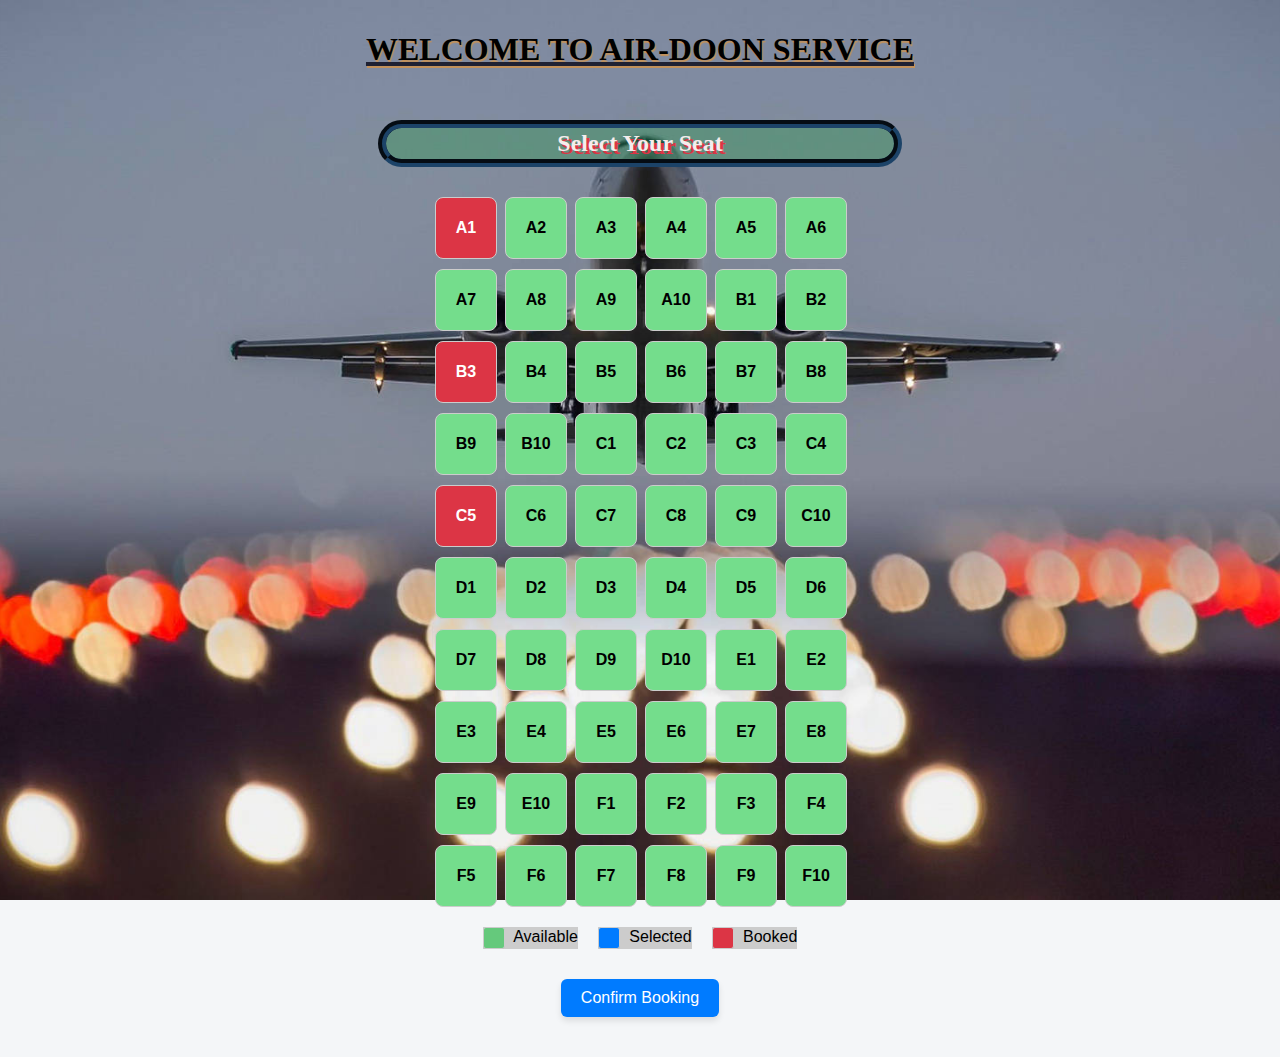
<file: index.html>
<!DOCTYPE html>
<html lang="en">
<head>
  <meta charset="UTF-8" />
  <meta name="viewport" content="width=device-width, initial-scale=1.0"/>
  <title>Airline Seat Booking</title>
  <link rel="stylesheet" href="style.css" />
</head>
<body>
  <h1>WELCOME TO AIR-DOON SERVICE</h1>
  <h2>Select Your Seat</h2>

  <div class="seat-map" id="seatMap">
    <!-- Seats will be populated by JS -->
  </div>

  <div class="legend">
    <div><span class="box available"></span> Available</div>
    <div><span class="box selected-box"></span> Selected</div>
    <div><span class="box booked-box"></span> Booked</div>
  </div>

  <button onclick="confirmBooking()">Confirm Booking</button>

  <script src="script.js"></script>
</body>
</html>
</file>
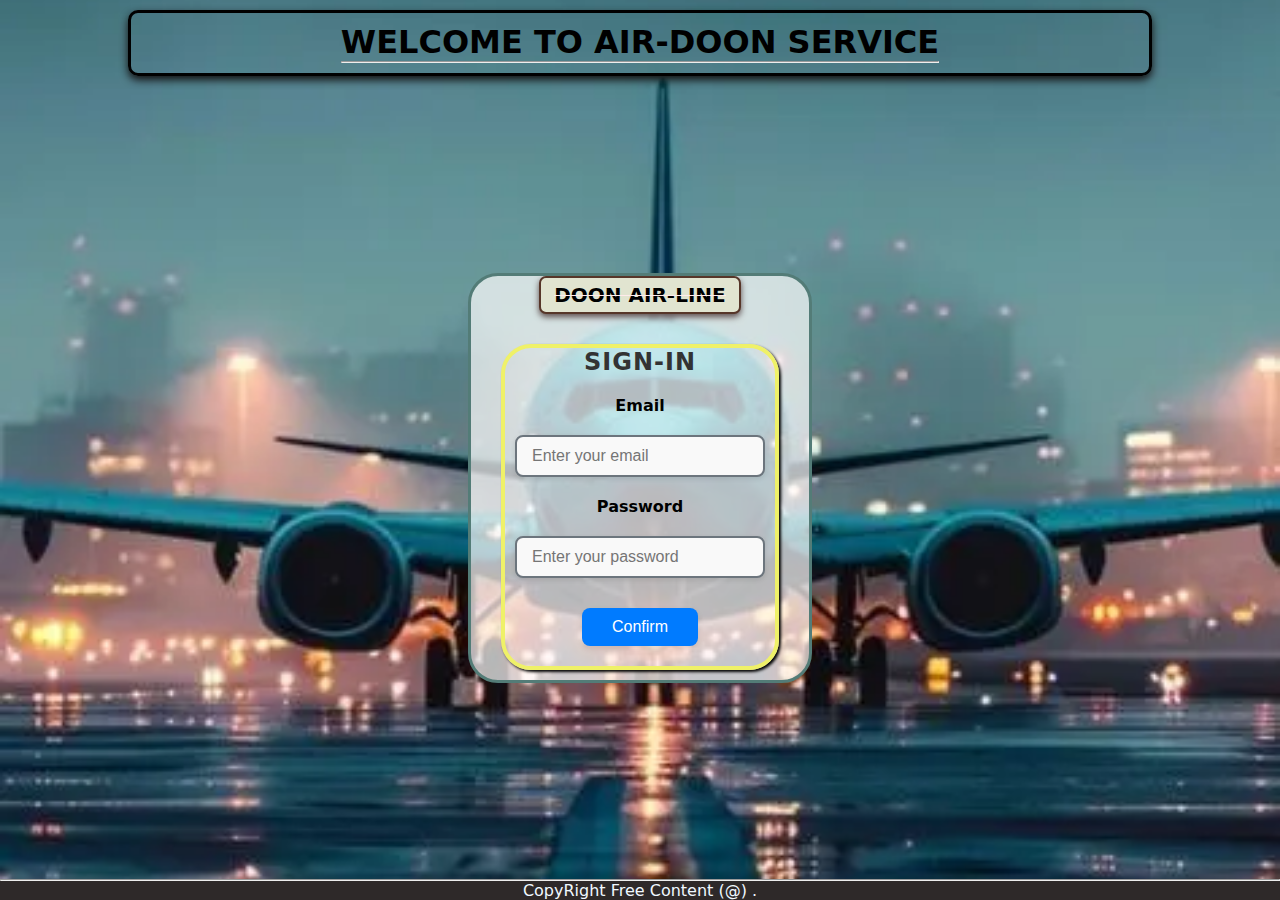
<file: login.html>
<!DOCTYPE html>
<html lang="en">
<head>
    <meta charset="UTF-8">
    <meta name="viewport" content="width=device-width, initial-scale=1.0">
    <title>LOGIN_PAGE</title>
    <link rel="stylesheet" href="login.css">
</head>
    <body>
        <header>
            <h1 id="heading1">WELCOME TO AIR-DOON SERVICE<hr></h1>
        </header>

        <main>
            <section>
                <h2 id="heading2">DOON AIR-LINE</h2>
                <form>
                    <h3>SIGN-IN</h3>
                    <label for="email">Email</label>
                    <input type="email" id="email" placeholder="Enter your email" required>
                
                    <label for="password">Password</label>
                    <input type="password" id="password" placeholder="Enter your password" required>
                
                    <a href="SeatLayout.html" target="_blank">
                        <button type="button">Confirm</button>
                      </a>
                </form>
            </section>
        </main>

        <footer>
            <hr>
            <p>CopyRight Free Content (@) .</p>
        </footer>
    </body>
</html>
</file>
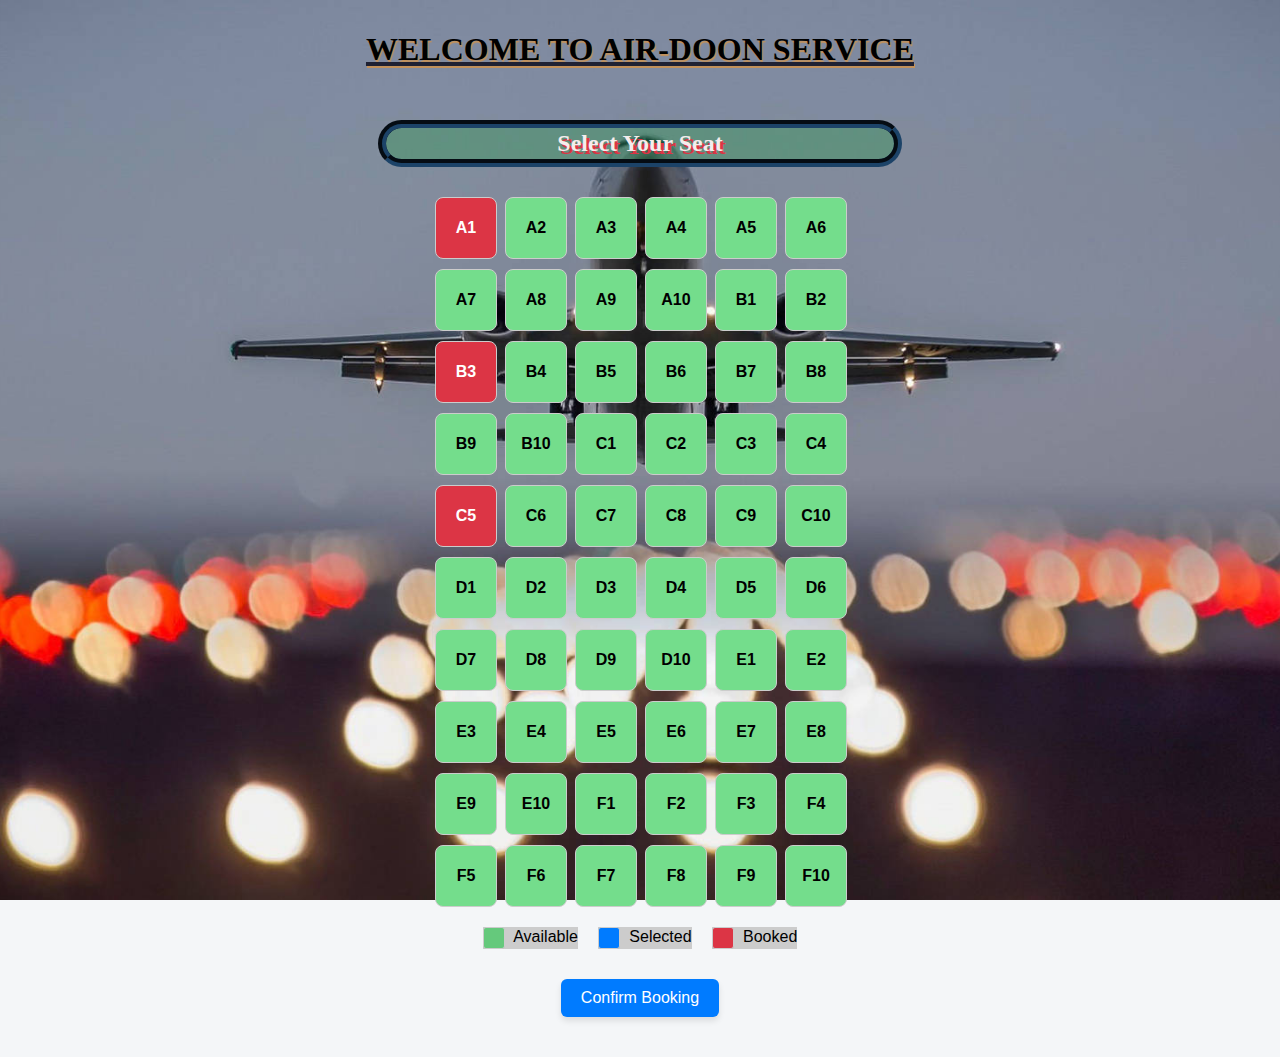
<file: SeatLayout.html>
<!DOCTYPE html>
<html lang="en">
<head>
  <meta charset="UTF-8" />
  <meta name="viewport" content="width=device-width, initial-scale=1.0"/>
  <title>Airline Seat Booking</title>
  <link rel="stylesheet" href="style.css" />
</head>
<body>
  <h1>WELCOME TO AIR-DOON SERVICE</h1>
  <h2>Select Your Seat</h2>

  <div class="seat-map" id="seatMap">
    <!-- Seats will be populated by JS -->
  </div>

  <div class="legend">
    <div><span class="box available"></span> Available</div>
    <div><span class="box selected-box"></span> Selected</div>
    <div><span class="box booked-box"></span> 
    Booked</div>
  </div>

  <button onclick="confirmBooking()">Confirm Booking</button>

  <script src="script.js"></script>
</body>
</html>
</file>
<file: style.css>
body {
    font-family: Arial, sans-serif;
    padding:2px;
    background: #f4f6f8;
    /* background-image: url('https://imgs.search.brave.com/2n1UQi5rz-nHoVjkyOMW1O2JInXDUBnxpaXYlQ4Kl04/rs:fit:500:0:0:0/g:ce/aHR0cHM6Ly9pLnBp/bmltZy5jb20vb3Jp/Z2luYWxzLzFhLzc5/LzgyLzFhNzk4Mjc0/NjhkN2U1ODlmOGMz/MjNkMTE1ZDIxNTc5/LmpwZw'); */
    background-image: url('Assets/seating.jpg');

    background-position:center;
    background-size:cover;
    background-repeat: no-repeat;
    background-attachment: fixed;
    
  }

  h1 {
    text-align: center;
    color: black;
    font-family: Cambria, Cochin, Georgia, Times, 'Times New Roman', serif;
    text-decoration:4px #1f2133 underline;
    text-shadow: 1px 2px 1px rgb(194, 145, 90);
    padding-bottom: 30px;
  }
  
  h2 {
    text-align: center;
    text-decoration: double;
    color:#f5eded;
    border: 2px solid rgb(28, 67, 104);
    border-width: 8px;
    background-color: #31975363;
    border-style:groove;
    font-family: Cambria, Cochin, Georgia, Times, 'Times New Roman', serif;
    text-shadow: 3px 3px #dc3545;
    width: 40%;
    padding: 2px;
    border-radius: 40px;
    margin:10px auto ;
  }
  
  .seat-map {
    display: grid;
    grid-template-columns: repeat(6, 60px);
    gap: 10px;
    justify-content: center;
    margin-top: 30px;
  }
  
  .seat {
    width: 60px;
    height: 60px;
    background-color: #74dd8c;
    border: 1px solid #ccc;
    text-align: center;
    line-height: 60px;
    cursor: pointer;
    border-radius: 8px;
    font-weight: bold;
  }
  
  .seat.selected {
    background-color: #007bff;
    color: white;
  }
  
  .seat.booked {
    background-color: #dc3545;
    color: white;
    cursor: not-allowed;
  }
  
  .legend {
    display: flex;
    justify-content: center;
    margin-top: 20px;
  }
  
  .legend div {
    margin: 0 10px;
    color: rgb(0, 0, 0);
    background-color: #ccc;
  }
  
  .box {
    display: inline-block;
    width: 20px;
    height: 20px;
    margin-right: 5px;
    vertical-align: middle;
    border: 1px solid #ccc;
    border-radius: 3px;
  }
  
  .available {
    background: #65c97c;
  }
  
  .selected-box {
    background: #007bff;
  }
  
  .booked-box {
    background: #dc3545;
  }
  
  button {
    background-color: #007bff;
    color: white;
    border: none;
    border-radius: 6px;
    cursor: pointer;
    transition: background-color 0.3s ease;
    box-shadow: 0 4px 6px rgba(0,0,0,0.1);
    display: block;
    margin: 30px auto;
    padding: 10px 20px;
    font-size: 16px;
  }

  button:hover{
    background-color: #0056b3;
  }
  
  @media only screen and (max-width: 590px) {
    body {
      font-size: 12px;
      padding: 10px;
    }
  }
</file>
<file: login.css>
*{
    margin: 0;
    padding: 0;
    box-sizing: border-box;
}

html,body{
    height: 100vh;
    overflow: hidden;
    display: flex;
    flex-direction: column;
    font-family:system-ui, -apple-system, BlinkMacSystemFont, 'Segoe UI', Roboto, Oxygen, Ubuntu, Cantarell, 'Open Sans', 'Helvetica Neue', sans-serif;

    background-image: url('Assets/loginImg.webp');
    background-position: center;
    background-size: cover;
    background-repeat: no-repeat;
    background-attachment: fixed;
    background-color:rgb(183, 233, 235);
    color: black;
}

header{
    display: flex;
    text-align: center;
    justify-content: center;
    align-items: center;
    padding: 10px 0;
    border: 3px solid black;
    margin: 10px auto 0 auto;
    width: 80%;
    border-radius: 10px;
    box-shadow: 0 4px 8px rgb(19, 17, 17);
}

main{
    flex:1;
    display: flex;
    flex-direction: column;
    align-items: center;
    justify-content: center;
    overflow: hidden;
}

section{
    max-height: 70vh;
    overflow:hidden;
    background-color: rgba(255, 255, 255, 0.7);
    background-attachment: fixed;
    border: 3px solid rgb(83, 124, 119);
    border-radius: 30px;
    transition: all 0.3s ease;
    margin: 10px;
    padding:0px;
}

section:hover{
    background-color: rgba(255, 255, 255, 0.2);
    box-shadow: 0 4px 8px #000000;
}

main section h2{
    padding:5px;
    border: 2px solid rgb(87, 54, 41);
    border-radius: 7px;
    width: 60%;
    margin:0 auto 30px auto;
    font-size: 20px;
    box-shadow: 0 3px 6px rgb(94, 77, 77);
    text-decoration: line-through 0px #ffebeb;
    background-color: #e1e4d0;
    justify-content: center;
    text-align: center;
}

form h3 {
    font-size: 24px;
    margin-bottom: 10px;
    color: #333;
    letter-spacing: 1px;
}

main section form{
    border: 4px solid rgb(239, 241, 104);
    border-radius: 30px;
    box-shadow: 2px 2px 3px  #000000;
    display: flex;
    flex-direction: column;
    align-items: center;
    justify-content:space-around;
    text-align: center;
    padding: 0px 10px ;
    margin: 5px 30px 10px ;
}


main section label{
    display: inline-block;
    margin: 10px 0;
}

form label {
    font-weight: 600;
    font-size: 16px;
    margin: 15px 0 5px;
    color: #000000;
    display: block;
}


input[type="text"],
input[type="email"],
input[type="password"] {
    padding: 10px 15px;
    margin: 10px 0;
    width: 250px;
    border: 2px solid #6c757d;
    border-radius: 8px;
    font-size: 16px;
    background-color: #f9f9f9;
    box-shadow: 0 2px 5px rgba(0,0,0,0.1);
    transition: all 0.3s ease;
}

input[type="text"]:focus,
input[type="email"]:focus,
input[type="password"]:focus {
    border-color: #007BFF;
    background-color: #ffffff;
    box-shadow: 0 0 8px rgba(0,123,255,0.5);
}


button{
    margin: 20px;
    padding: 10px 30px;
    font-size: 16px;
    border: none;
    background-color: #007BFF;
    color: white;
    border-radius: 8px;
    cursor: pointer;
    transition: background-color 0.3s ease, box-shadow 0.3s ease;
    box-shadow: 0 3px 6px rgba(0,0,0,0.1);
}

button:hover{
    background-color: burlywood;
}


footer{
    text-align: center;
    padding: px;
    align-items: center;
    color: aliceblue;
    background-color:rgb(46, 41, 41) ;
}
</file>
